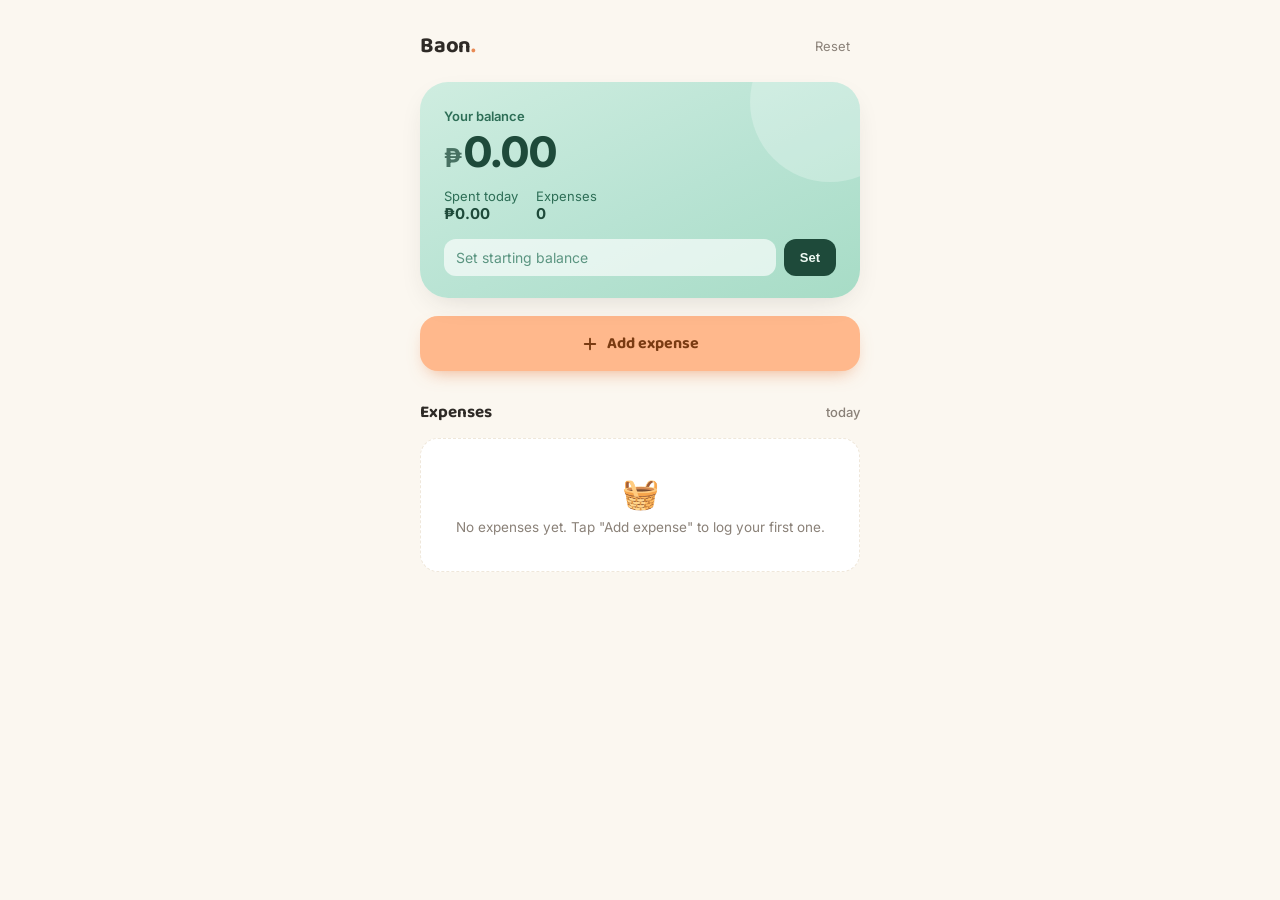
<file: index.html>
<!DOCTYPE html>
<html lang="en">
<head>
<meta charset="UTF-8">
<meta name="viewport" content="width=device-width, initial-scale=1.0, viewport-fit=cover">
<title>Baon Tracker</title>
<meta name="description" content="Track your daily baon balance and expenses.">

<!-- PWA / Add to Home Screen -->
<link rel="manifest" href="baon.json">
<meta name="theme-color" content="#B8E3D3">
<meta name="apple-mobile-web-app-capable" content="yes">
<meta name="apple-mobile-web-app-status-bar-style" content="default">
<meta name="apple-mobile-web-app-title" content="Baon">
<link rel="apple-touch-icon" href="icons/apple-touch-icon.png">
<link rel="icon" type="image/png" sizes="32x32" href="icons/favicon-32.png">

<link rel="preconnect" href="https://fonts.googleapis.com">
<link rel="preconnect" href="https://fonts.gstatic.com" crossorigin>
<link href="https://fonts.googleapis.com/css2?family=Baloo+2:wght@500;600;700;800&family=Inter:wght@400;500;600;700&display=swap" rel="stylesheet">
<link rel="stylesheet" href="style.css">
</head>
<body>

<div class="app">
  <div class="app-header">
    <h1 class="app-title">Baon<span class="dot">.</span></h1>
    <button class="reset-btn" id="resetBtn" type="button">Reset</button>
  </div>

  <div class="balance-card">
    <p class="balance-label">Your balance</p>
    <p class="balance-amount"><span class="peso">₱</span><span id="balanceValue">0.00</span></p>
    <div class="balance-sub">
      <div class="balance-sub-item">Spent today<strong id="spentToday">₱0.00</strong></div>
      <div class="balance-sub-item">Expenses<strong id="expenseCount">0</strong></div>
    </div>
    <div class="set-balance-row">
      <input type="number" id="setBalanceInput" placeholder="Set starting balance" min="0" step="0.01" inputmode="decimal">
      <button id="setBalanceBtn" type="button">Set</button>
    </div>
  </div>

  <button class="add-btn" id="openModalBtn" type="button">
    <svg viewBox="0 0 24 24" fill="none" stroke="currentColor" stroke-width="2.5" stroke-linecap="round"><line x1="12" y1="5" x2="12" y2="19"/><line x1="5" y1="12" x2="19" y2="12"/></svg>
    Add expense
  </button>

  <div class="expenses-section">
    <div class="expenses-heading">
      <h2>Expenses</h2>
      <span id="expensesHint">today</span>
    </div>
    <ul class="expense-list" id="expenseList"></ul>
    <div class="empty-state" id="emptyState">
      <span class="emoji">🧺</span>
      <p>No expenses yet. Tap "Add expense" to log your first one.</p>
    </div>
  </div>
</div>

<div class="modal-overlay" id="modalOverlay">
  <div class="modal">
    <h2>Add an expense</h2>
    <div class="modal-warning" id="modalWarning">This expense is more than your current balance.</div>
    <div class="field">
      <label for="expenseName">What was it for?</label>
      <input type="text" id="expenseName" placeholder="e.g. Bills, Food, Travel" maxlength="40">
    </div>
    <div class="field">
      <label for="expenseAmount">Amount</label>
      <input type="number" id="expenseAmount" placeholder="0.00" min="0" step="0.01" inputmode="decimal">
    </div>
    <div class="modal-actions">
      <button class="btn-cancel" id="cancelBtn" type="button">Cancel</button>
      <button class="btn-confirm" id="confirmBtn" type="button">Add expense</button>
    </div>
  </div>
</div>

<script src="script.js"></script>
</body>
</html>
</file>
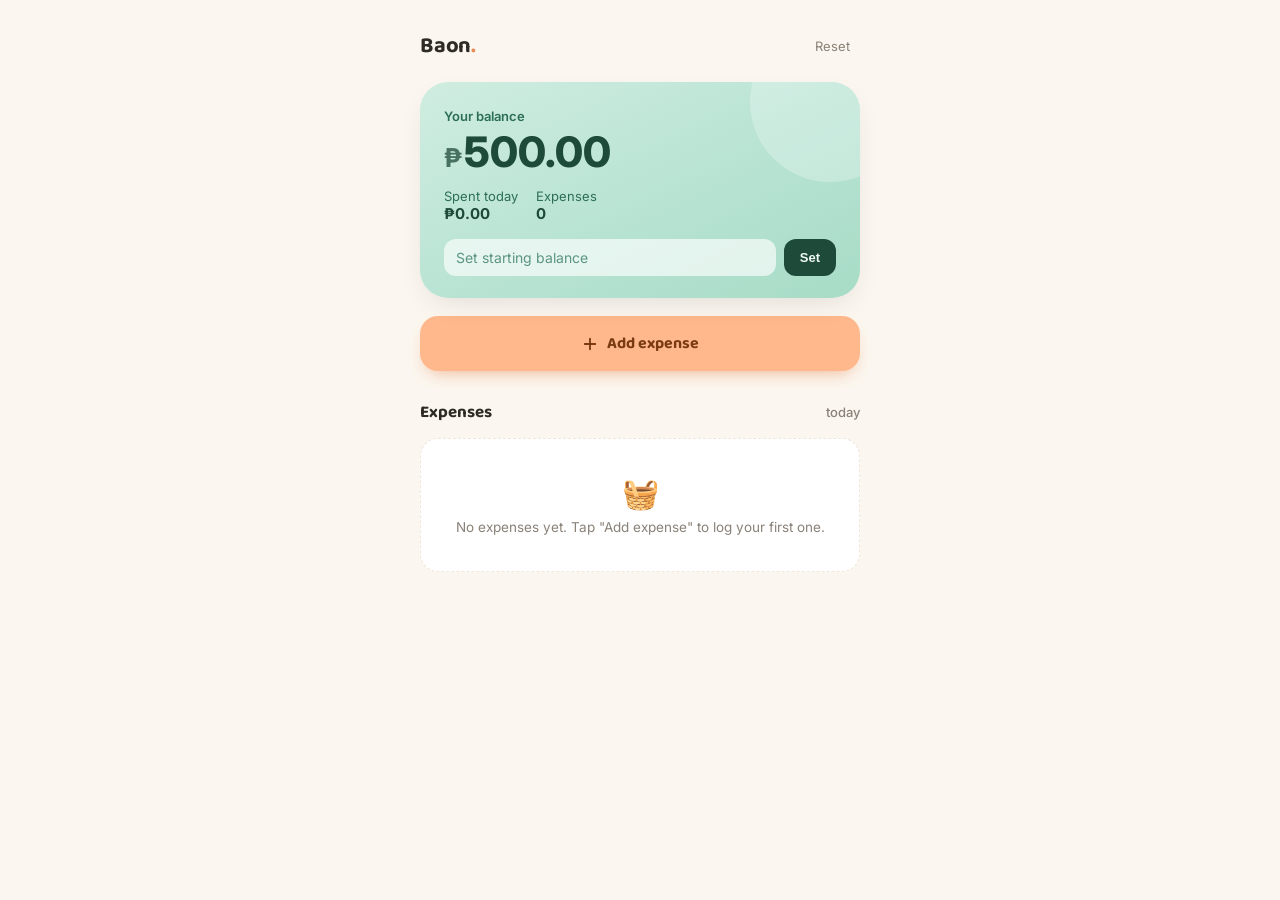
<file: baon-tracker/index.html>
<!DOCTYPE html>
<html lang="en">
<head>
<meta charset="UTF-8">
<meta name="viewport" content="width=device-width, initial-scale=1.0, viewport-fit=cover">
<title>Baon Tracker</title>
<meta name="description" content="Track your daily baon balance and expenses.">

<!-- PWA / Add to Home Screen -->
<link rel="baon" href="baon.json">
<meta name="theme-color" content="#B8E3D3">
<meta name="apple-mobile-web-app-capable" content="yes">
<meta name="apple-mobile-web-app-status-bar-style" content="default">
<meta name="apple-mobile-web-app-title" content="Baon">
<link rel="apple-touch-icon" href="icons/apple-touch-icon.png">
<link rel="icon" type="image/png" sizes="32x32" href="icons/favicon-32.png">

<link rel="preconnect" href="https://fonts.googleapis.com">
<link rel="preconnect" href="https://fonts.gstatic.com" crossorigin>
<link href="https://fonts.googleapis.com/css2?family=Baloo+2:wght@500;600;700;800&family=Inter:wght@400;500;600;700&display=swap" rel="stylesheet">
<link rel="stylesheet" href="style.css">
</head>
<body>

<div class="app">
  <div class="app-header">
    <h1 class="app-title">Baon<span class="dot">.</span></h1>
    <button class="reset-btn" id="resetBtn" type="button">Reset</button>
  </div>

  <div class="balance-card">
    <p class="balance-label">Your balance</p>
    <p class="balance-amount"><span class="peso">₱</span><span id="balanceValue">0.00</span></p>
    <div class="balance-sub">
      <div class="balance-sub-item">Spent today<strong id="spentToday">₱0.00</strong></div>
      <div class="balance-sub-item">Expenses<strong id="expenseCount">0</strong></div>
    </div>
    <div class="set-balance-row">
      <input type="number" id="setBalanceInput" placeholder="Set starting balance" min="0" step="0.01" inputmode="decimal">
      <button id="setBalanceBtn" type="button">Set</button>
    </div>
  </div>

  <button class="add-btn" id="openModalBtn" type="button">
    <svg viewBox="0 0 24 24" fill="none" stroke="currentColor" stroke-width="2.5" stroke-linecap="round"><line x1="12" y1="5" x2="12" y2="19"/><line x1="5" y1="12" x2="19" y2="12"/></svg>
    Add expense
  </button>

  <div class="expenses-section">
    <div class="expenses-heading">
      <h2>Expenses</h2>
      <span id="expensesHint">today</span>
    </div>
    <ul class="expense-list" id="expenseList"></ul>
    <div class="empty-state" id="emptyState">
      <span class="emoji">🧺</span>
      <p>No expenses yet. Tap "Add expense" to log your first one.</p>
    </div>
  </div>
</div>

<div class="modal-overlay" id="modalOverlay">
  <div class="modal">
    <h2>Add an expense</h2>
    <div class="modal-warning" id="modalWarning">This expense is more than your current balance.</div>
    <div class="field">
      <label for="expenseName">What was it for?</label>
      <input type="text" id="expenseName" placeholder="e.g. Bills, Food, Travel" maxlength="40">
    </div>
    <div class="field">
      <label for="expenseAmount">Amount</label>
      <input type="number" id="expenseAmount" placeholder="0.00" min="0" step="0.01" inputmode="decimal">
    </div>
    <div class="modal-actions">
      <button class="btn-cancel" id="cancelBtn" type="button">Cancel</button>
      <button class="btn-confirm" id="confirmBtn" type="button">Add expense</button>
    </div>
  </div>
</div>

<script src="script.js"></script>
</body>
</html>
</file>
<file: style.css>
:root {
    --cream: #FBF7F0;
    --panel: #FFFFFF;
    --ink: #2E2A26;
    --ink-soft: #8A8178;
    --mint: #B8E3D3;
    --mint-deep: #4FA98A;
    --peach: #FFB88C;
    --peach-deep: #E88A54;
    --coral: #F2705C;
    --line: #EFE7DA;
    --warn-bg: #FDECEA;
    --warn-ink: #C0483A;
    --radius-lg: 28px;
    --radius-md: 18px;
    --radius-sm: 12px;
    --shadow: 0 10px 30px -12px rgba(46, 42, 38, 0.18);
  }

  * { box-sizing: border-box; }

  html, body {
    margin: 0;
    padding: 0;
    background: var(--cream);
    color: var(--ink);
    font-family: 'Inter', sans-serif;
    -webkit-font-smoothing: antialiased;
  }

  body {
    min-height: 100vh;
    display: flex;
    justify-content: center;
    padding: 28px 16px 60px;
  }

  .app {
    width: 100%;
    max-width: 440px;
  }

  h1, h2, .display-num {
    font-family: 'Baloo 2', 'Inter', sans-serif;
  }

  /* Header */
  .app-header {
    display: flex;
    align-items: center;
    justify-content: space-between;
    margin-bottom: 18px;
  }

  .app-title {
    font-size: 22px;
    font-weight: 700;
    margin: 0;
    letter-spacing: -0.01em;
  }

  .app-title .dot {
    color: var(--peach-deep);
  }

  .reset-btn {
    background: none;
    border: none;
    color: var(--ink-soft);
    font-size: 13px;
    font-family: 'Inter', sans-serif;
    cursor: pointer;
    padding: 6px 10px;
    border-radius: 10px;
    transition: background 0.15s ease, color 0.15s ease;
  }
  .reset-btn:hover { background: var(--line); color: var(--ink); }
  .reset-btn:focus-visible { outline: 2px solid var(--mint-deep); outline-offset: 2px; }

  /* Balance card */
  .balance-card {
    background: linear-gradient(155deg, #CFEDE0 0%, var(--mint) 55%, #A7DCC6 100%);
    border-radius: var(--radius-lg);
    padding: 26px 24px 22px;
    box-shadow: var(--shadow);
    position: relative;
    overflow: hidden;
  }

  .balance-card::after {
    content: "";
    position: absolute;
    top: -60px;
    right: -50px;
    width: 160px;
    height: 160px;
    border-radius: 50%;
    background: rgba(255,255,255,0.25);
  }

  .balance-label {
    font-size: 13px;
    font-weight: 600;
    color: #2D6E56;
    margin: 0 0 6px;
    position: relative;
  }

  .balance-amount {
    font-size: 42px;
    font-weight: 800;
    color: #1E4A3A;
    line-height: 1.05;
    margin: 0;
    position: relative;
    word-break: break-all;
  }

  .balance-amount .peso {
    font-size: 26px;
    font-weight: 700;
    margin-right: 2px;
    opacity: 0.75;
  }

  .balance-sub {
    margin-top: 14px;
    display: flex;
    gap: 18px;
    position: relative;
  }

  .balance-sub-item {
    font-size: 13px;
    color: #2D6E56;
  }

  .balance-sub-item strong {
    display: block;
    font-size: 15px;
    font-weight: 700;
    color: #1E4A3A;
  }

  .set-balance-row {
    margin-top: 16px;
    display: flex;
    gap: 8px;
    position: relative;
  }

  .set-balance-row input {
    flex: 1;
    border: none;
    border-radius: var(--radius-sm);
    padding: 10px 12px;
    font-size: 14px;
    font-family: 'Inter', sans-serif;
    background: rgba(255,255,255,0.65);
    color: #1E4A3A;
  }
  .set-balance-row input::placeholder { color: #5B9581; }
  .set-balance-row input:focus-visible { outline: 2px solid #1E4A3A; outline-offset: 1px; }

  .set-balance-row button {
    border: none;
    border-radius: var(--radius-sm);
    padding: 10px 16px;
    background: #1E4A3A;
    color: #EFFAF4;
    font-weight: 600;
    font-size: 13px;
    cursor: pointer;
    transition: transform 0.12s ease, background 0.15s ease;
  }
  .set-balance-row button:hover { background: #163A2D; }
  .set-balance-row button:active { transform: scale(0.96); }

  /* Add expense button */
  .add-btn {
    width: 100%;
    margin-top: 18px;
    background: var(--peach);
    border: none;
    border-radius: var(--radius-md);
    padding: 15px 18px;
    font-family: 'Baloo 2', sans-serif;
    font-size: 16px;
    font-weight: 700;
    color: #7A3B12;
    cursor: pointer;
    display: flex;
    align-items: center;
    justify-content: center;
    gap: 8px;
    box-shadow: 0 8px 18px -8px rgba(232, 138, 84, 0.7);
    transition: transform 0.12s ease, background 0.15s ease;
  }
  .add-btn:hover { background: var(--peach-deep); color: #fff; }
  .add-btn:active { transform: scale(0.98); }
  .add-btn:focus-visible { outline: 2px solid var(--peach-deep); outline-offset: 3px; }

  .add-btn svg { width: 18px; height: 18px; }

  /* Expenses section */
  .expenses-section {
    margin-top: 28px;
  }

  .expenses-heading {
    display: flex;
    align-items: baseline;
    justify-content: space-between;
    margin-bottom: 12px;
  }

  .expenses-heading h2 {
    font-size: 17px;
    font-weight: 700;
    margin: 0;
  }

  .expenses-heading span {
    font-size: 13px;
    color: var(--ink-soft);
    font-weight: 500;
  }

  .expense-list {
    display: flex;
    flex-direction: column;
    gap: 10px;
    list-style: none;
    margin: 0;
    padding: 0;
  }

  .expense-item {
    background: var(--panel);
    border: 1px solid var(--line);
    border-radius: var(--radius-md);
    padding: 14px 16px;
    display: flex;
    align-items: center;
    gap: 12px;
    animation: slideIn 0.25s ease;
  }

  @keyframes slideIn {
    from { opacity: 0; transform: translateY(-6px); }
    to { opacity: 1; transform: translateY(0); }
  }

  .expense-icon {
    width: 40px;
    height: 40px;
    border-radius: 12px;
    background: #FDF1E7;
    display: flex;
    align-items: center;
    justify-content: center;
    font-size: 18px;
    flex-shrink: 0;
  }

  .expense-info {
    flex: 1;
    min-width: 0;
  }

  .expense-name {
    font-size: 14.5px;
    font-weight: 600;
    color: var(--ink);
    margin: 0 0 2px;
    white-space: nowrap;
    overflow: hidden;
    text-overflow: ellipsis;
  }

  .expense-meta {
    font-size: 12px;
    color: var(--ink-soft);
    margin: 0;
  }

  .expense-amount {
    font-size: 15px;
    font-weight: 700;
    color: var(--coral);
    flex-shrink: 0;
  }

  .expense-delete {
    background: none;
    border: none;
    color: var(--ink-soft);
    cursor: pointer;
    font-size: 16px;
    padding: 4px 6px;
    border-radius: 8px;
    line-height: 1;
    flex-shrink: 0;
    transition: background 0.15s ease, color 0.15s ease;
  }
  .expense-delete:hover { background: var(--warn-bg); color: var(--warn-ink); }
  .expense-delete:focus-visible { outline: 2px solid var(--mint-deep); outline-offset: 2px; }

  .empty-state {
    text-align: center;
    padding: 36px 20px;
    color: var(--ink-soft);
    background: var(--panel);
    border: 1px dashed var(--line);
    border-radius: var(--radius-md);
  }

  .empty-state .emoji {
    font-size: 30px;
    display: block;
    margin-bottom: 8px;
  }

  .empty-state p {
    margin: 0;
    font-size: 13.5px;
  }

  /* Modal */
  .modal-overlay {
    position: fixed;
    inset: 0;
    background: rgba(46, 42, 38, 0.45);
    display: none;
    align-items: flex-end;
    justify-content: center;
    z-index: 50;
    padding: 0;
  }
  .modal-overlay.open { display: flex; }

  @media (min-width: 480px) {
    .modal-overlay { align-items: center; padding: 20px; }
  }

  .modal {
    background: var(--panel);
    width: 100%;
    max-width: 440px;
    border-radius: 24px 24px 0 0;
    padding: 24px 22px 28px;
    animation: riseUp 0.22s ease;
  }

  @media (min-width: 480px) {
    .modal { border-radius: var(--radius-lg); }
  }

  @keyframes riseUp {
    from { transform: translateY(24px); opacity: 0; }
    to { transform: translateY(0); opacity: 1; }
  }

  .modal h2 {
    margin: 0 0 18px;
    font-size: 19px;
    font-weight: 700;
  }

  .field {
    margin-bottom: 14px;
  }

  .field label {
    display: block;
    font-size: 12.5px;
    font-weight: 600;
    color: var(--ink-soft);
    margin-bottom: 6px;
  }

  .field input {
    width: 100%;
    border: 1.5px solid var(--line);
    border-radius: var(--radius-sm);
    padding: 12px 14px;
    font-size: 15px;
    font-family: 'Inter', sans-serif;
    background: var(--cream);
    color: var(--ink);
  }
  .field input:focus-visible {
    outline: none;
    border-color: var(--mint-deep);
  }

  .modal-warning {
    display: none;
    background: var(--warn-bg);
    color: var(--warn-ink);
    border-radius: var(--radius-sm);
    padding: 10px 12px;
    font-size: 13px;
    margin-bottom: 14px;
    font-weight: 500;
  }
  .modal-warning.show { display: block; }

  .modal-actions {
    display: flex;
    gap: 10px;
    margin-top: 6px;
  }

  .modal-actions button {
    flex: 1;
    border: none;
    border-radius: var(--radius-sm);
    padding: 13px 14px;
    font-size: 14.5px;
    font-weight: 700;
    cursor: pointer;
    font-family: 'Inter', sans-serif;
    transition: transform 0.12s ease, background 0.15s ease;
  }
  .modal-actions button:active { transform: scale(0.97); }

  .btn-cancel {
    background: var(--cream);
    color: var(--ink-soft);
  }
  .btn-cancel:hover { background: var(--line); }

  .btn-confirm {
    background: var(--mint-deep);
    color: #EFFAF4;
  }
  .btn-confirm:hover { background: #3E8C71; }
  .btn-confirm:disabled {
    background: var(--line);
    color: var(--ink-soft);
    cursor: not-allowed;
  }

  @media (prefers-reduced-motion: reduce) {
    * { animation: none !important; transition: none !important; }
  }
</file>
<file: baon-tracker/style.css>
:root {
    --cream: #FBF7F0;
    --panel: #FFFFFF;
    --ink: #2E2A26;
    --ink-soft: #8A8178;
    --mint: #B8E3D3;
    --mint-deep: #4FA98A;
    --peach: #FFB88C;
    --peach-deep: #E88A54;
    --coral: #F2705C;
    --line: #EFE7DA;
    --warn-bg: #FDECEA;
    --warn-ink: #C0483A;
    --radius-lg: 28px;
    --radius-md: 18px;
    --radius-sm: 12px;
    --shadow: 0 10px 30px -12px rgba(46, 42, 38, 0.18);
  }

  * { box-sizing: border-box; }

  html, body {
    margin: 0;
    padding: 0;
    background: var(--cream);
    color: var(--ink);
    font-family: 'Inter', sans-serif;
    -webkit-font-smoothing: antialiased;
  }

  body {
    min-height: 100vh;
    display: flex;
    justify-content: center;
    padding: 28px 16px 60px;
  }

  .app {
    width: 100%;
    max-width: 440px;
  }

  h1, h2, .display-num {
    font-family: 'Baloo 2', 'Inter', sans-serif;
  }

  /* Header */
  .app-header {
    display: flex;
    align-items: center;
    justify-content: space-between;
    margin-bottom: 18px;
  }

  .app-title {
    font-size: 22px;
    font-weight: 700;
    margin: 0;
    letter-spacing: -0.01em;
  }

  .app-title .dot {
    color: var(--peach-deep);
  }

  .reset-btn {
    background: none;
    border: none;
    color: var(--ink-soft);
    font-size: 13px;
    font-family: 'Inter', sans-serif;
    cursor: pointer;
    padding: 6px 10px;
    border-radius: 10px;
    transition: background 0.15s ease, color 0.15s ease;
  }
  .reset-btn:hover { background: var(--line); color: var(--ink); }
  .reset-btn:focus-visible { outline: 2px solid var(--mint-deep); outline-offset: 2px; }

  /* Balance card */
  .balance-card {
    background: linear-gradient(155deg, #CFEDE0 0%, var(--mint) 55%, #A7DCC6 100%);
    border-radius: var(--radius-lg);
    padding: 26px 24px 22px;
    box-shadow: var(--shadow);
    position: relative;
    overflow: hidden;
  }

  .balance-card::after {
    content: "";
    position: absolute;
    top: -60px;
    right: -50px;
    width: 160px;
    height: 160px;
    border-radius: 50%;
    background: rgba(255,255,255,0.25);
  }

  .balance-label {
    font-size: 13px;
    font-weight: 600;
    color: #2D6E56;
    margin: 0 0 6px;
    position: relative;
  }

  .balance-amount {
    font-size: 42px;
    font-weight: 800;
    color: #1E4A3A;
    line-height: 1.05;
    margin: 0;
    position: relative;
    word-break: break-all;
  }

  .balance-amount .peso {
    font-size: 26px;
    font-weight: 700;
    margin-right: 2px;
    opacity: 0.75;
  }

  .balance-sub {
    margin-top: 14px;
    display: flex;
    gap: 18px;
    position: relative;
  }

  .balance-sub-item {
    font-size: 13px;
    color: #2D6E56;
  }

  .balance-sub-item strong {
    display: block;
    font-size: 15px;
    font-weight: 700;
    color: #1E4A3A;
  }

  .set-balance-row {
    margin-top: 16px;
    display: flex;
    gap: 8px;
    position: relative;
  }

  .set-balance-row input {
    flex: 1;
    border: none;
    border-radius: var(--radius-sm);
    padding: 10px 12px;
    font-size: 14px;
    font-family: 'Inter', sans-serif;
    background: rgba(255,255,255,0.65);
    color: #1E4A3A;
  }
  .set-balance-row input::placeholder { color: #5B9581; }
  .set-balance-row input:focus-visible { outline: 2px solid #1E4A3A; outline-offset: 1px; }

  .set-balance-row button {
    border: none;
    border-radius: var(--radius-sm);
    padding: 10px 16px;
    background: #1E4A3A;
    color: #EFFAF4;
    font-weight: 600;
    font-size: 13px;
    cursor: pointer;
    transition: transform 0.12s ease, background 0.15s ease;
  }
  .set-balance-row button:hover { background: #163A2D; }
  .set-balance-row button:active { transform: scale(0.96); }

  /* Add expense button */
  .add-btn {
    width: 100%;
    margin-top: 18px;
    background: var(--peach);
    border: none;
    border-radius: var(--radius-md);
    padding: 15px 18px;
    font-family: 'Baloo 2', sans-serif;
    font-size: 16px;
    font-weight: 700;
    color: #7A3B12;
    cursor: pointer;
    display: flex;
    align-items: center;
    justify-content: center;
    gap: 8px;
    box-shadow: 0 8px 18px -8px rgba(232, 138, 84, 0.7);
    transition: transform 0.12s ease, background 0.15s ease;
  }
  .add-btn:hover { background: var(--peach-deep); color: #fff; }
  .add-btn:active { transform: scale(0.98); }
  .add-btn:focus-visible { outline: 2px solid var(--peach-deep); outline-offset: 3px; }

  .add-btn svg { width: 18px; height: 18px; }

  /* Expenses section */
  .expenses-section {
    margin-top: 28px;
  }

  .expenses-heading {
    display: flex;
    align-items: baseline;
    justify-content: space-between;
    margin-bottom: 12px;
  }

  .expenses-heading h2 {
    font-size: 17px;
    font-weight: 700;
    margin: 0;
  }

  .expenses-heading span {
    font-size: 13px;
    color: var(--ink-soft);
    font-weight: 500;
  }

  .expense-list {
    display: flex;
    flex-direction: column;
    gap: 10px;
    list-style: none;
    margin: 0;
    padding: 0;
  }

  .expense-item {
    background: var(--panel);
    border: 1px solid var(--line);
    border-radius: var(--radius-md);
    padding: 14px 16px;
    display: flex;
    align-items: center;
    gap: 12px;
    animation: slideIn 0.25s ease;
  }

  @keyframes slideIn {
    from { opacity: 0; transform: translateY(-6px); }
    to { opacity: 1; transform: translateY(0); }
  }

  .expense-icon {
    width: 40px;
    height: 40px;
    border-radius: 12px;
    background: #FDF1E7;
    display: flex;
    align-items: center;
    justify-content: center;
    font-size: 18px;
    flex-shrink: 0;
  }

  .expense-info {
    flex: 1;
    min-width: 0;
  }

  .expense-name {
    font-size: 14.5px;
    font-weight: 600;
    color: var(--ink);
    margin: 0 0 2px;
    white-space: nowrap;
    overflow: hidden;
    text-overflow: ellipsis;
  }

  .expense-meta {
    font-size: 12px;
    color: var(--ink-soft);
    margin: 0;
  }

  .expense-amount {
    font-size: 15px;
    font-weight: 700;
    color: var(--coral);
    flex-shrink: 0;
  }

  .expense-delete {
    background: none;
    border: none;
    color: var(--ink-soft);
    cursor: pointer;
    font-size: 16px;
    padding: 4px 6px;
    border-radius: 8px;
    line-height: 1;
    flex-shrink: 0;
    transition: background 0.15s ease, color 0.15s ease;
  }
  .expense-delete:hover { background: var(--warn-bg); color: var(--warn-ink); }
  .expense-delete:focus-visible { outline: 2px solid var(--mint-deep); outline-offset: 2px; }

  .empty-state {
    text-align: center;
    padding: 36px 20px;
    color: var(--ink-soft);
    background: var(--panel);
    border: 1px dashed var(--line);
    border-radius: var(--radius-md);
  }

  .empty-state .emoji {
    font-size: 30px;
    display: block;
    margin-bottom: 8px;
  }

  .empty-state p {
    margin: 0;
    font-size: 13.5px;
  }

  /* Modal */
  .modal-overlay {
    position: fixed;
    inset: 0;
    background: rgba(46, 42, 38, 0.45);
    display: none;
    align-items: flex-end;
    justify-content: center;
    z-index: 50;
    padding: 0;
  }
  .modal-overlay.open { display: flex; }

  @media (min-width: 480px) {
    .modal-overlay { align-items: center; padding: 20px; }
  }

  .modal {
    background: var(--panel);
    width: 100%;
    max-width: 440px;
    border-radius: 24px 24px 0 0;
    padding: 24px 22px 28px;
    animation: riseUp 0.22s ease;
  }

  @media (min-width: 480px) {
    .modal { border-radius: var(--radius-lg); }
  }

  @keyframes riseUp {
    from { transform: translateY(24px); opacity: 0; }
    to { transform: translateY(0); opacity: 1; }
  }

  .modal h2 {
    margin: 0 0 18px;
    font-size: 19px;
    font-weight: 700;
  }

  .field {
    margin-bottom: 14px;
  }

  .field label {
    display: block;
    font-size: 12.5px;
    font-weight: 600;
    color: var(--ink-soft);
    margin-bottom: 6px;
  }

  .field input {
    width: 100%;
    border: 1.5px solid var(--line);
    border-radius: var(--radius-sm);
    padding: 12px 14px;
    font-size: 15px;
    font-family: 'Inter', sans-serif;
    background: var(--cream);
    color: var(--ink);
  }
  .field input:focus-visible {
    outline: none;
    border-color: var(--mint-deep);
  }

  .modal-warning {
    display: none;
    background: var(--warn-bg);
    color: var(--warn-ink);
    border-radius: var(--radius-sm);
    padding: 10px 12px;
    font-size: 13px;
    margin-bottom: 14px;
    font-weight: 500;
  }
  .modal-warning.show { display: block; }

  .modal-actions {
    display: flex;
    gap: 10px;
    margin-top: 6px;
  }

  .modal-actions button {
    flex: 1;
    border: none;
    border-radius: var(--radius-sm);
    padding: 13px 14px;
    font-size: 14.5px;
    font-weight: 700;
    cursor: pointer;
    font-family: 'Inter', sans-serif;
    transition: transform 0.12s ease, background 0.15s ease;
  }
  .modal-actions button:active { transform: scale(0.97); }

  .btn-cancel {
    background: var(--cream);
    color: var(--ink-soft);
  }
  .btn-cancel:hover { background: var(--line); }

  .btn-confirm {
    background: var(--mint-deep);
    color: #EFFAF4;
  }
  .btn-confirm:hover { background: #3E8C71; }
  .btn-confirm:disabled {
    background: var(--line);
    color: var(--ink-soft);
    cursor: not-allowed;
  }

  @media (prefers-reduced-motion: reduce) {
    * { animation: none !important; transition: none !important; }
  }
</file>
